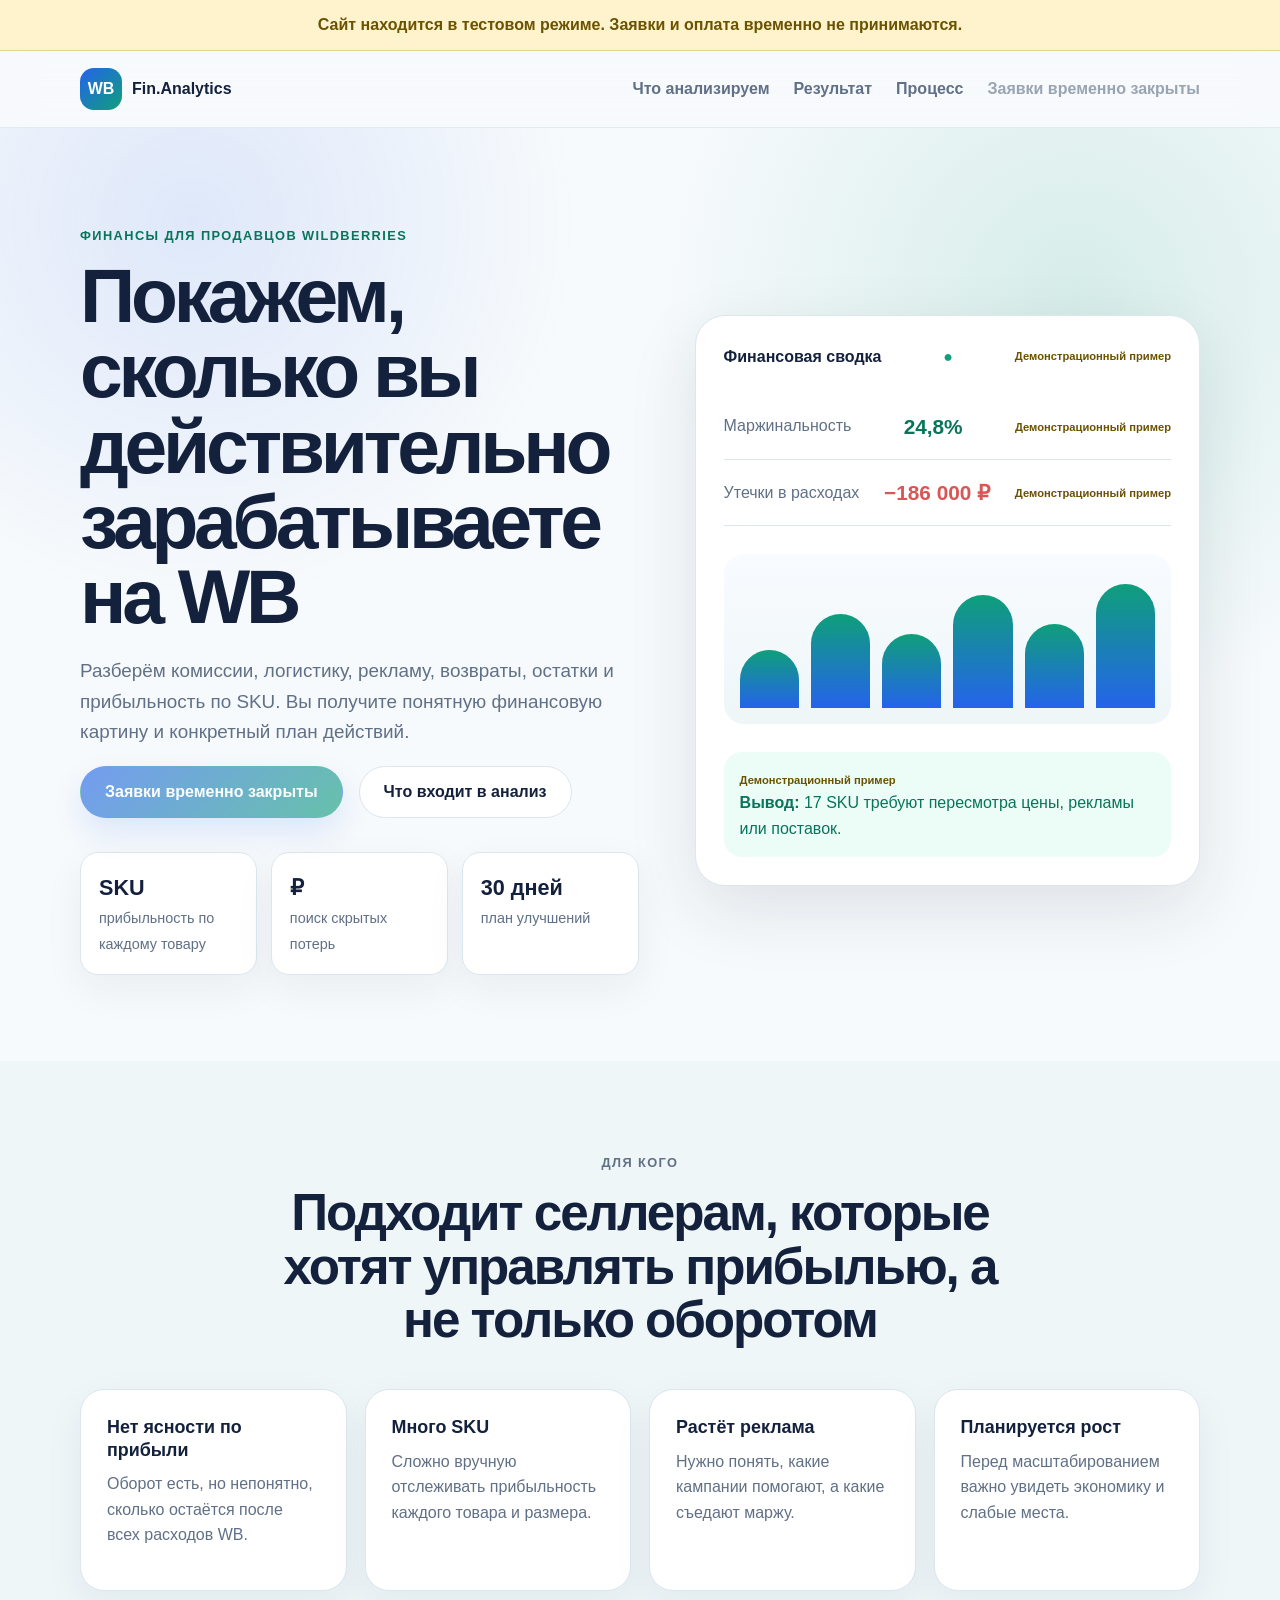
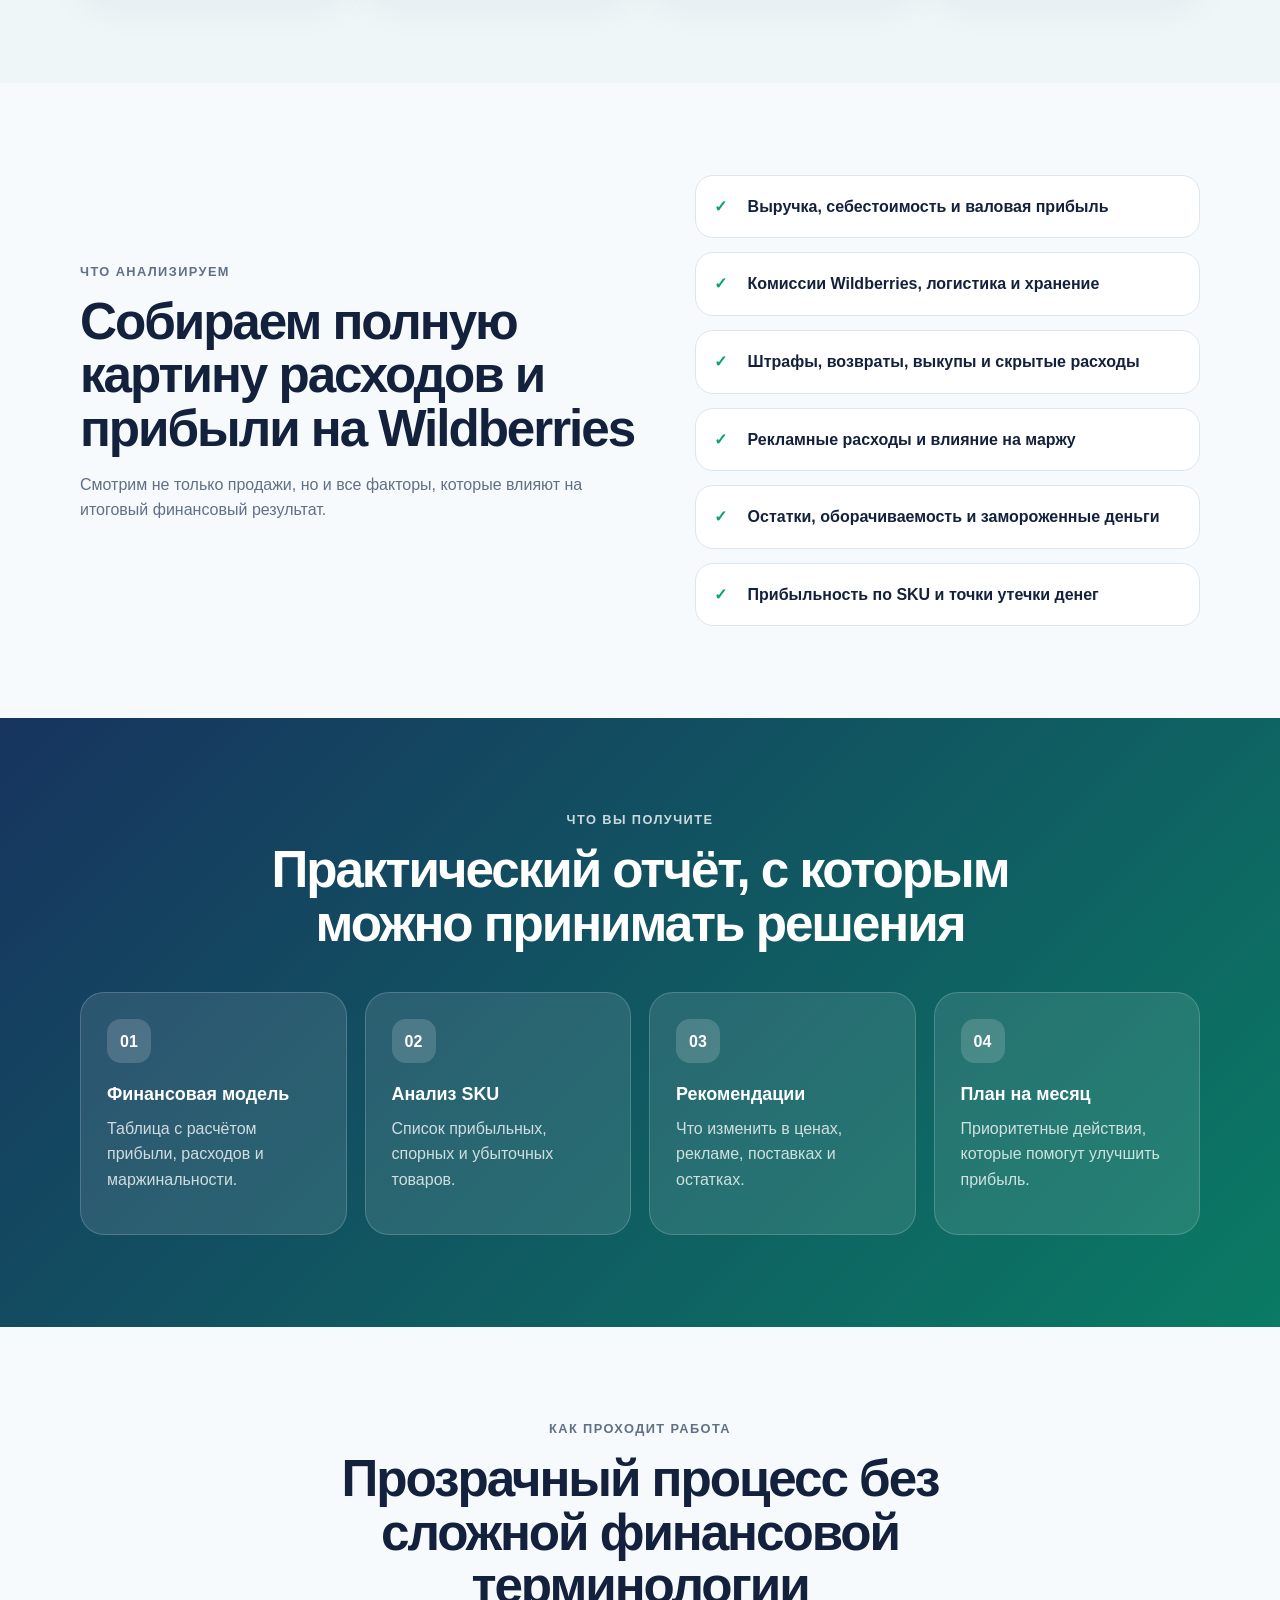
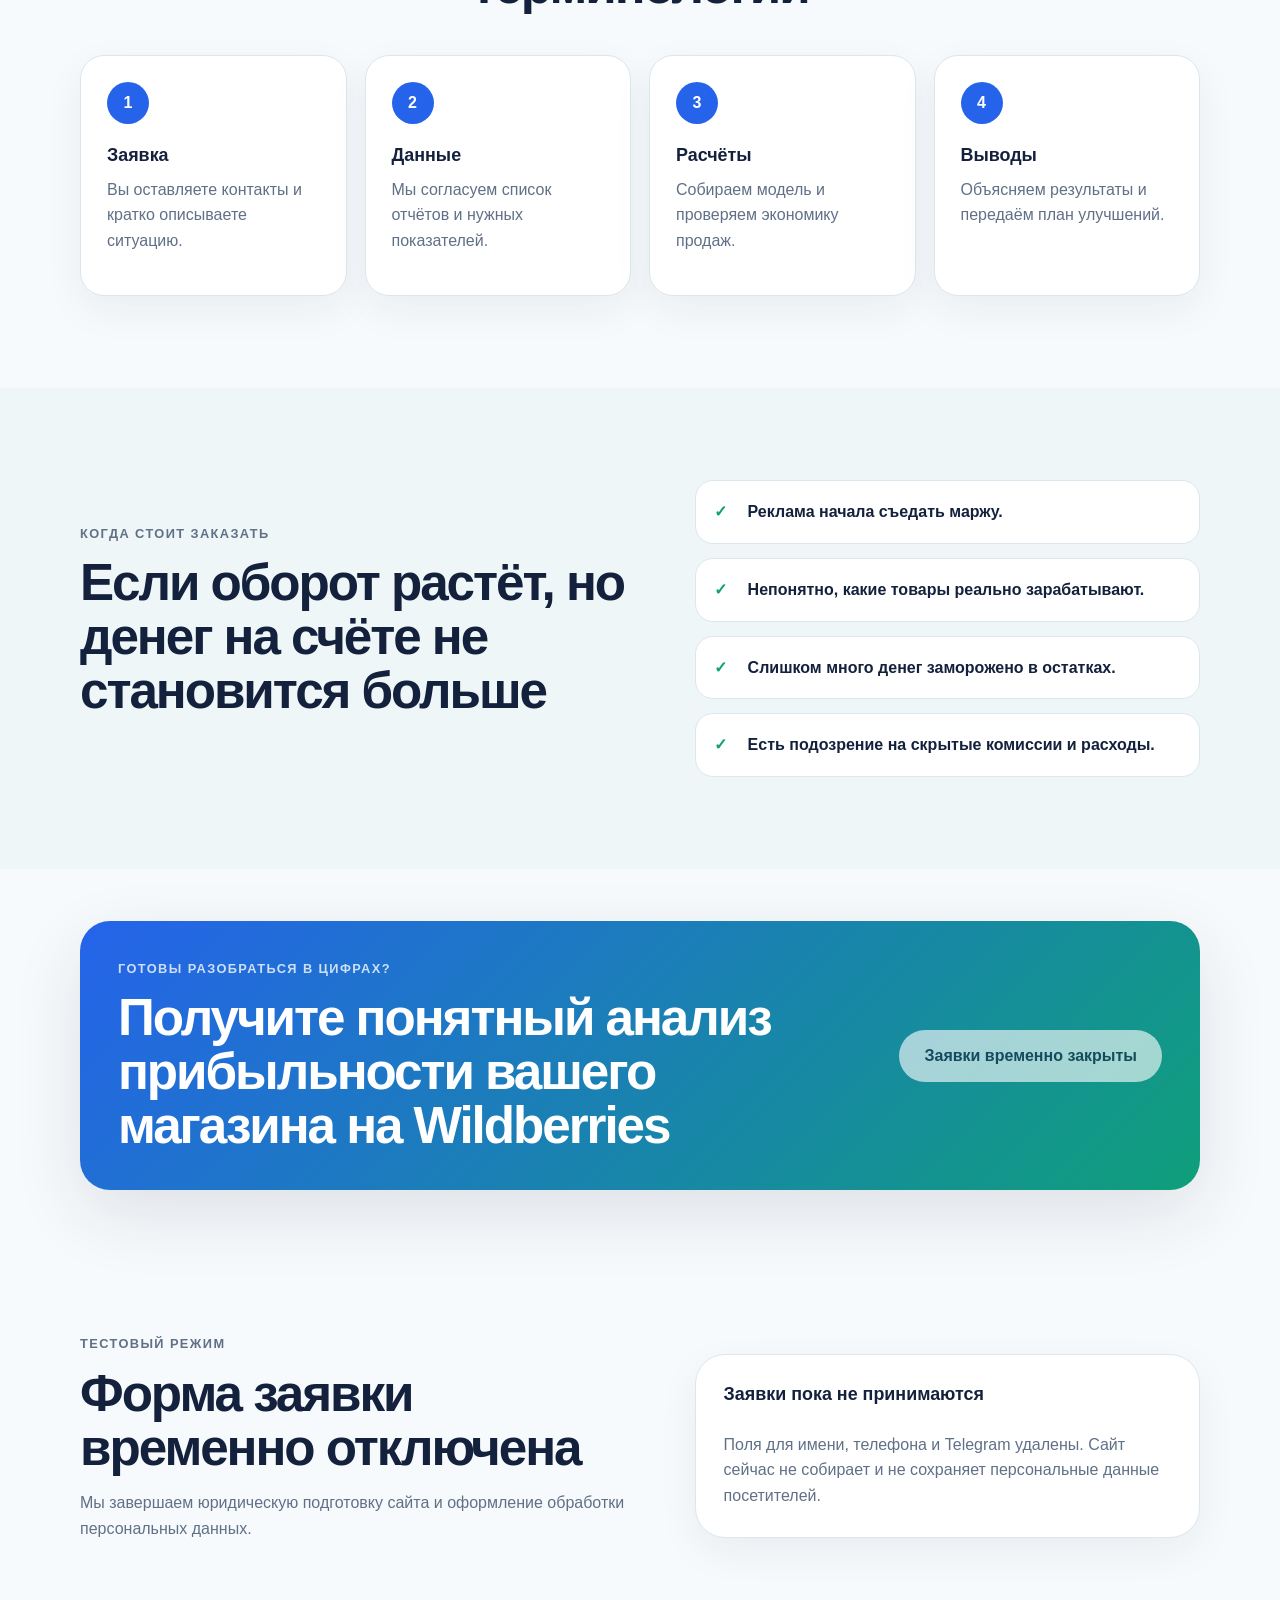
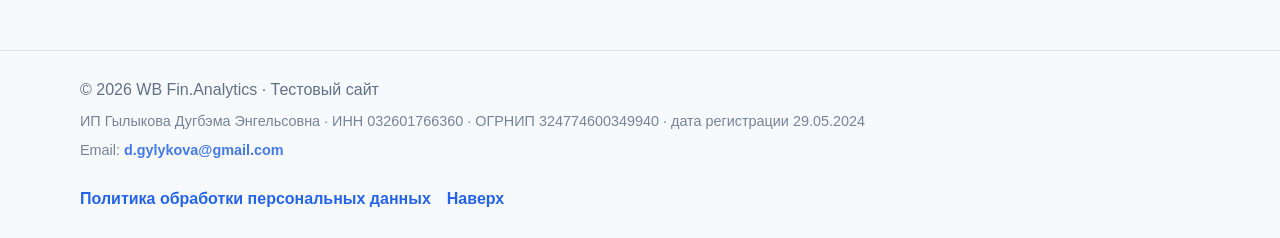
<file: index.html>
<!DOCTYPE html>
<html lang="ru">
<head>
  <meta charset="UTF-8">
  <meta name="viewport" content="width=device-width, initial-scale=1.0">
  <title>Финансовый анализ продавцов Wildberries</title>
  <meta name="description" content="Финансовый анализ продавцов Wildberries: прибыльность по SKU, комиссии, логистика, реклама, остатки и рекомендации для роста прибыли.">
  <link rel="stylesheet" href="styles.css">
</head>
<body>
  <header class="site-header">
    <nav class="nav container" aria-label="Основная навигация">
      <a class="logo" href="#top" aria-label="На главную"><span class="logo-mark">WB</span><span>Fin.Analytics</span></a>
      <button class="nav-toggle" type="button" aria-expanded="false" aria-controls="nav-menu"><span></span><span></span><span></span><span class="visually-hidden">Открыть меню</span></button>
      <ul class="nav-menu" id="nav-menu">
        <li><a href="#analysis">Что анализируем</a></li>
        <li><a href="#result">Результат</a></li>
        <li><a href="#process">Процесс</a></li>
        <li><a href="#contact">Заявка</a></li>
      </ul>
    </nav>
  </header>

  <main id="top">
    <section class="hero section"><div class="container hero-grid"><div class="hero-content"><p class="eyebrow">Финансы для продавцов Wildberries</p><h1>Покажем, сколько вы действительно зарабатываете на WB</h1><p class="hero-text">Разберём комиссии, логистику, рекламу, возвраты, остатки и прибыльность по SKU. Вы получите понятную финансовую картину и конкретный план действий.</p><div class="hero-actions"><a class="button button-primary" href="#contact">Получить анализ</a><a class="button button-secondary" href="#analysis">Что входит в анализ</a></div><div class="hero-stats" aria-label="Ключевые преимущества"><div><strong>SKU</strong><span>прибыльность по каждому товару</span></div><div><strong>₽</strong><span>поиск скрытых потерь</span></div><div><strong>30 дней</strong><span>план улучшений</span></div></div></div><div class="hero-card" aria-label="Пример аналитической панели"><div class="dashboard-card"><div class="card-header"><span>Финансовая сводка</span><span class="status-dot">●</span></div><div class="metric-row"><span>Маржинальность</span><strong>24,8%</strong></div><div class="metric-row warning"><span>Утечки в расходах</span><strong>−186 000 ₽</strong></div><div class="chart-bars" aria-hidden="true"><span style="height: 42%"></span><span style="height: 68%"></span><span style="height: 54%"></span><span style="height: 82%"></span><span style="height: 61%"></span><span style="height: 90%"></span></div><div class="insight-box"><strong>Вывод:</strong> 17 SKU требуют пересмотра цены, рекламы или поставок.</div></div></div></div></section>

    <section class="section section-soft"><div class="container"><div class="section-heading"><p class="eyebrow">Для кого</p><h2>Подходит селлерам, которые хотят управлять прибылью, а не только оборотом</h2></div><div class="cards four-columns"><article class="card"><h3>Нет ясности по прибыли</h3><p>Оборот есть, но непонятно, сколько остаётся после всех расходов WB.</p></article><article class="card"><h3>Много SKU</h3><p>Сложно вручную отслеживать прибыльность каждого товара и размера.</p></article><article class="card"><h3>Растёт реклама</h3><p>Нужно понять, какие кампании помогают, а какие съедают маржу.</p></article><article class="card"><h3>Планируется рост</h3><p>Перед масштабированием важно увидеть экономику и слабые места.</p></article></div></div></section>

    <section class="section" id="analysis"><div class="container split-grid"><div class="section-heading align-left"><p class="eyebrow">Что анализируем</p><h2>Собираем полную картину расходов и прибыли на Wildberries</h2><p>Смотрим не только продажи, но и все факторы, которые влияют на итоговый финансовый результат.</p></div><div class="check-list"><div>Выручка, себестоимость и валовая прибыль</div><div>Комиссии Wildberries, логистика и хранение</div><div>Штрафы, возвраты, выкупы и скрытые расходы</div><div>Рекламные расходы и влияние на маржу</div><div>Остатки, оборачиваемость и замороженные деньги</div><div>Прибыльность по SKU и точки утечки денег</div></div></div></section>

    <section class="section section-accent" id="result"><div class="container"><div class="section-heading"><p class="eyebrow">Что вы получите</p><h2>Практический отчёт, с которым можно принимать решения</h2></div><div class="result-grid"><article class="result-card"><span>01</span><h3>Финансовая модель</h3><p>Таблица с расчётом прибыли, расходов и маржинальности.</p></article><article class="result-card"><span>02</span><h3>Анализ SKU</h3><p>Список прибыльных, спорных и убыточных товаров.</p></article><article class="result-card"><span>03</span><h3>Рекомендации</h3><p>Что изменить в ценах, рекламе, поставках и остатках.</p></article><article class="result-card"><span>04</span><h3>План на месяц</h3><p>Приоритетные действия, которые помогут улучшить прибыль.</p></article></div></div></section>

    <section class="section" id="process"><div class="container"><div class="section-heading"><p class="eyebrow">Как проходит работа</p><h2>Прозрачный процесс без сложной финансовой терминологии</h2></div><ol class="steps"><li><span>1</span><h3>Заявка</h3><p>Вы оставляете контакты и кратко описываете ситуацию.</p></li><li><span>2</span><h3>Данные</h3><p>Мы согласуем список отчётов и нужных показателей.</p></li><li><span>3</span><h3>Расчёты</h3><p>Собираем модель и проверяем экономику продаж.</p></li><li><span>4</span><h3>Выводы</h3><p>Объясняем результаты и передаём план улучшений.</p></li></ol></div></section>

    <section class="section section-soft"><div class="container split-grid"><div class="section-heading align-left"><p class="eyebrow">Когда стоит заказать</p><h2>Если оборот растёт, но денег на счёте не становится больше</h2></div><div class="signal-list"><p>Реклама начала съедать маржу.</p><p>Непонятно, какие товары реально зарабатывают.</p><p>Слишком много денег заморожено в остатках.</p><p>Есть подозрение на скрытые комиссии и расходы.</p></div></div></section>

    <section class="cta-section"><div class="container cta-box"><div><p class="eyebrow">Готовы разобраться в цифрах?</p><h2>Получите понятный анализ прибыльности вашего магазина на Wildberries</h2></div><a class="button button-primary" href="#contact">Оставить заявку</a></div></section>

    <section class="section" id="contact"><div class="container contact-grid"><div class="section-heading align-left"><p class="eyebrow">Заявка</p><h2>Расскажите о магазине — мы предложим формат анализа</h2><p>Форма работает в демонстрационном режиме: после отправки вы увидите подтверждение на странице.</p></div><form class="contact-form" id="lead-form"><label>Имя<input type="text" name="name" placeholder="Ваше имя" required></label><label>Телефон или Telegram<input type="text" name="contact" placeholder="+7 или @username" required></label><label>Оборот / количество SKU<input type="text" name="scale" placeholder="Например: 2 млн ₽, 120 SKU"></label><label>Комментарий<textarea name="message" rows="4" placeholder="Что хотите проверить в первую очередь?"></textarea></label><button class="button button-primary" type="submit">Получить анализ</button><p class="form-message" id="form-message" role="status"></p></form></div></section>
  </main>

  <footer class="site-footer">
    <div class="container footer-content" style="align-items:flex-start;gap:24px;flex-wrap:wrap;">
      <div>
        <div>© 2026 WB Fin.Analytics · Тестовый сайт</div>
        <div style="margin-top:8px;font-size:0.9rem;opacity:0.85;">ИП Гылыкова Дугбэма Энгельсовна · ИНН 032601766360 · ОГРНИП 324774600349940 · дата регистрации 29.05.2024</div>
        <div style="margin-top:6px;font-size:0.9rem;opacity:0.85;">Email: <a href="mailto:d.gylykova@gmail.com">d.gylykova@gmail.com</a></div>
      </div>
      <div style="display:flex;gap:16px;flex-wrap:wrap;">
        <a href="privacy.html">Политика обработки персональных данных</a>
        <a href="#top">Наверх</a>
      </div>
    </div>
  </footer>

  <script src="script.js"></script>
</body>
</html>
</file>
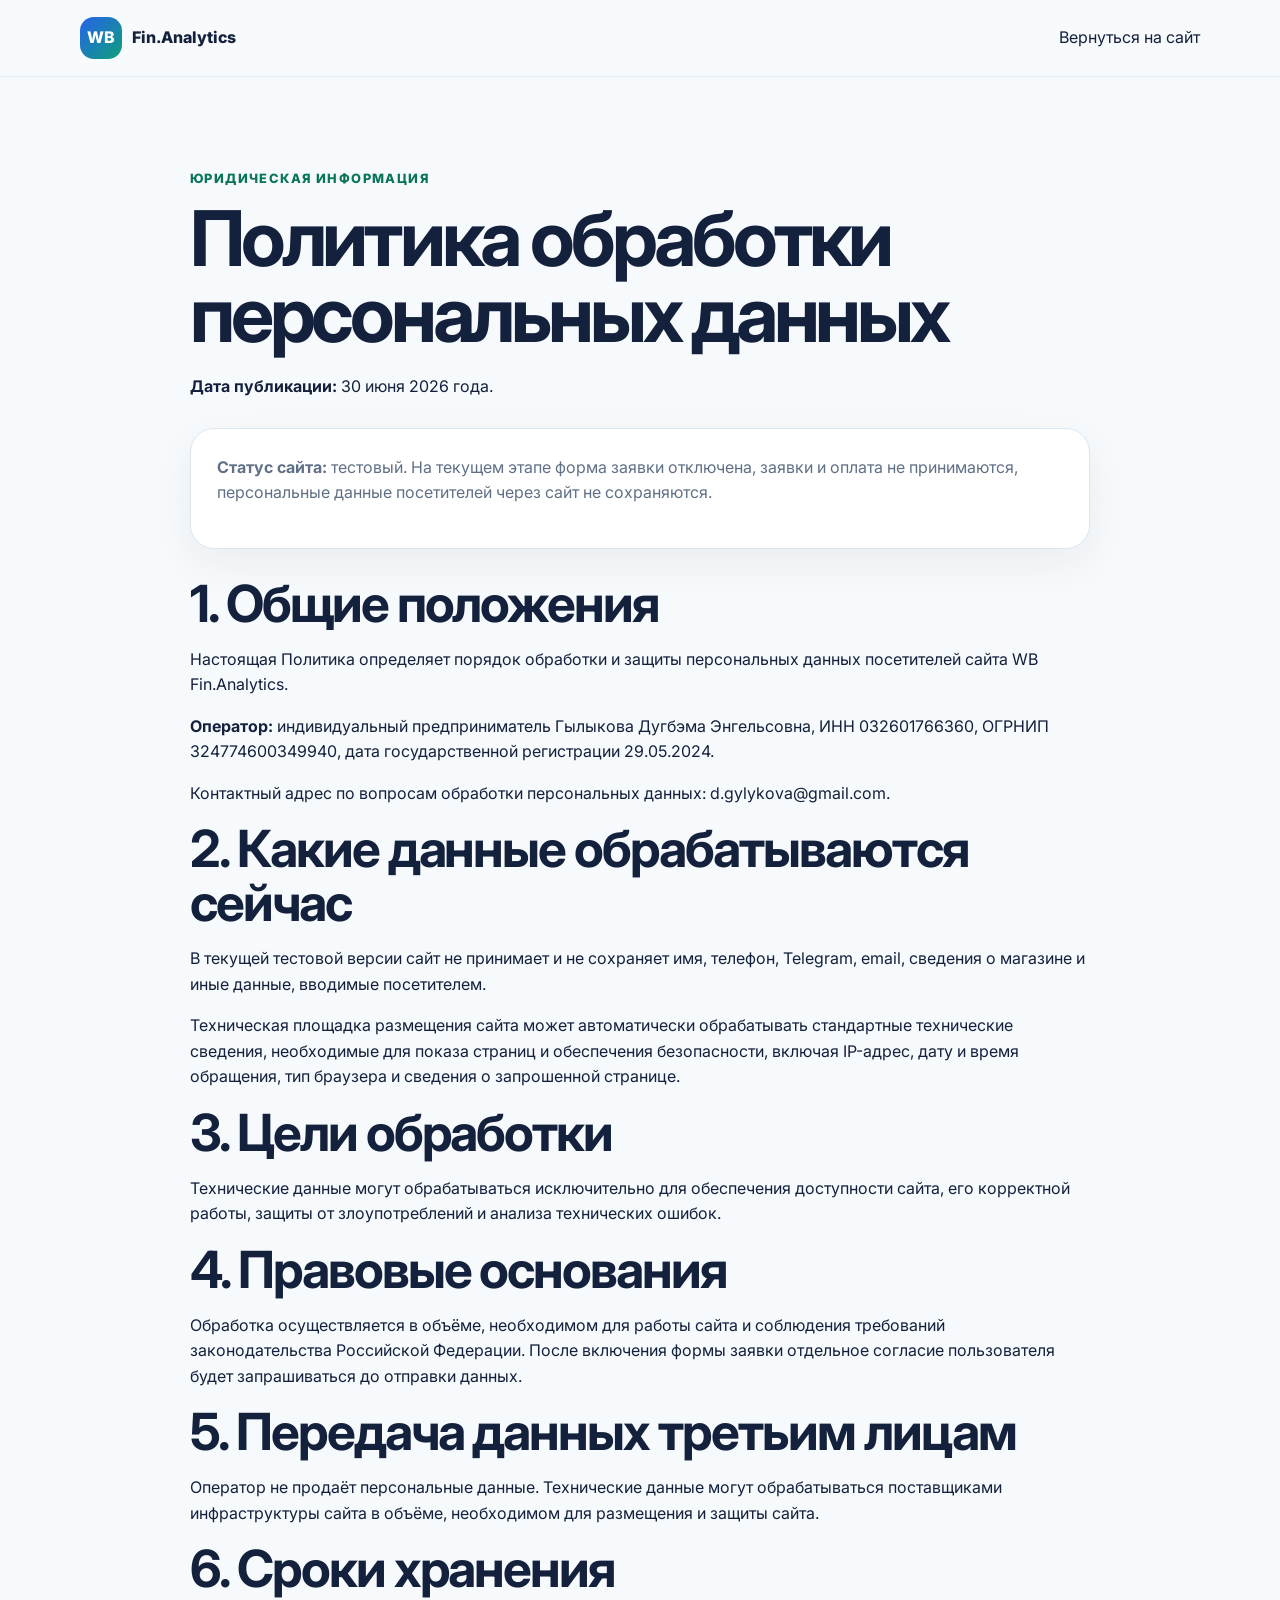
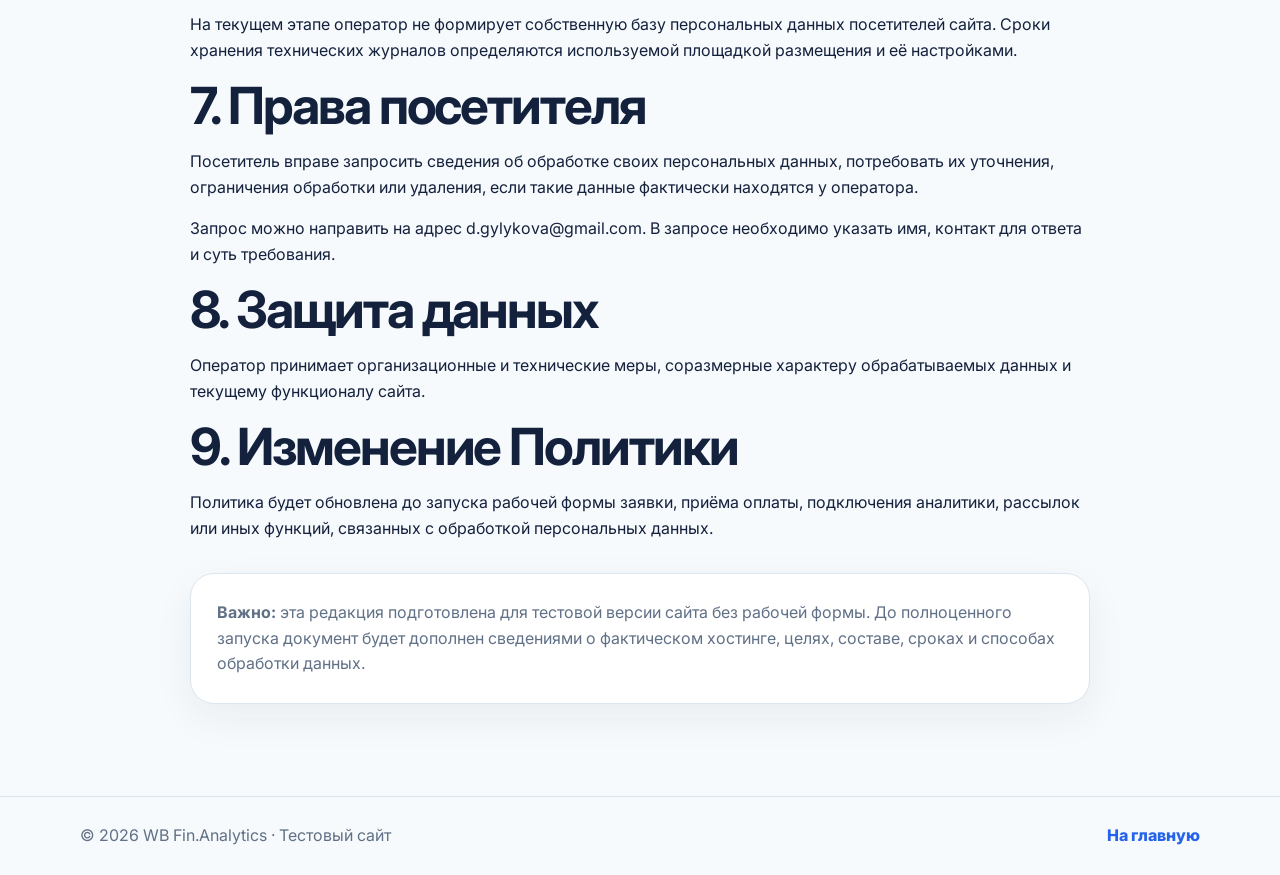
<file: privacy.html>
<!DOCTYPE html>
<html lang="ru">
<head>
  <meta charset="UTF-8">
  <meta name="viewport" content="width=device-width, initial-scale=1.0">
  <title>Политика обработки персональных данных — WB Fin.Analytics</title>
  <meta name="description" content="Политика обработки персональных данных тестового сайта WB Fin.Analytics.">
  <link rel="preconnect" href="https://fonts.googleapis.com">
  <link rel="preconnect" href="https://fonts.gstatic.com" crossorigin>
  <link href="https://fonts.googleapis.com/css2?family=Inter:wght@400;500;600;700;800&display=swap" rel="stylesheet">
  <link rel="stylesheet" href="styles.css">
</head>
<body>
  <header class="site-header">
    <nav class="nav container" aria-label="Навигация">
      <a class="logo" href="index.html" aria-label="На главную"><span class="logo-mark">WB</span><span>Fin.Analytics</span></a>
      <a href="index.html">Вернуться на сайт</a>
    </nav>
  </header>

  <main class="section">
    <div class="container" style="max-width:900px;">
      <p class="eyebrow">Юридическая информация</p>
      <h1>Политика обработки персональных данных</h1>
      <p><strong>Дата публикации:</strong> 30 июня 2026 года.</p>

      <div class="card" style="margin:28px 0;">
        <p><strong>Статус сайта:</strong> тестовый. На текущем этапе форма заявки отключена, заявки и оплата не принимаются, персональные данные посетителей через сайт не сохраняются.</p>
      </div>

      <h2>1. Общие положения</h2>
      <p>Настоящая Политика определяет порядок обработки и защиты персональных данных посетителей сайта WB Fin.Analytics.</p>
      <p><strong>Оператор:</strong> индивидуальный предприниматель Гылыкова Дугбэма Энгельсовна, ИНН 032601766360, ОГРНИП 324774600349940, дата государственной регистрации 29.05.2024.</p>
      <p>Контактный адрес по вопросам обработки персональных данных: <a href="mailto:d.gylykova@gmail.com">d.gylykova@gmail.com</a>.</p>

      <h2>2. Какие данные обрабатываются сейчас</h2>
      <p>В текущей тестовой версии сайт не принимает и не сохраняет имя, телефон, Telegram, email, сведения о магазине и иные данные, вводимые посетителем.</p>
      <p>Техническая площадка размещения сайта может автоматически обрабатывать стандартные технические сведения, необходимые для показа страниц и обеспечения безопасности, включая IP-адрес, дату и время обращения, тип браузера и сведения о запрошенной странице.</p>

      <h2>3. Цели обработки</h2>
      <p>Технические данные могут обрабатываться исключительно для обеспечения доступности сайта, его корректной работы, защиты от злоупотреблений и анализа технических ошибок.</p>

      <h2>4. Правовые основания</h2>
      <p>Обработка осуществляется в объёме, необходимом для работы сайта и соблюдения требований законодательства Российской Федерации. После включения формы заявки отдельное согласие пользователя будет запрашиваться до отправки данных.</p>

      <h2>5. Передача данных третьим лицам</h2>
      <p>Оператор не продаёт персональные данные. Технические данные могут обрабатываться поставщиками инфраструктуры сайта в объёме, необходимом для размещения и защиты сайта.</p>

      <h2>6. Сроки хранения</h2>
      <p>На текущем этапе оператор не формирует собственную базу персональных данных посетителей сайта. Сроки хранения технических журналов определяются используемой площадкой размещения и её настройками.</p>

      <h2>7. Права посетителя</h2>
      <p>Посетитель вправе запросить сведения об обработке своих персональных данных, потребовать их уточнения, ограничения обработки или удаления, если такие данные фактически находятся у оператора.</p>
      <p>Запрос можно направить на адрес <a href="mailto:d.gylykova@gmail.com">d.gylykova@gmail.com</a>. В запросе необходимо указать имя, контакт для ответа и суть требования.</p>

      <h2>8. Защита данных</h2>
      <p>Оператор принимает организационные и технические меры, соразмерные характеру обрабатываемых данных и текущему функционалу сайта.</p>

      <h2>9. Изменение Политики</h2>
      <p>Политика будет обновлена до запуска рабочей формы заявки, приёма оплаты, подключения аналитики, рассылок или иных функций, связанных с обработкой персональных данных.</p>

      <div class="card" style="margin-top:32px;">
        <p style="margin:0;"><strong>Важно:</strong> эта редакция подготовлена для тестовой версии сайта без рабочей формы. До полноценного запуска документ будет дополнен сведениями о фактическом хостинге, целях, составе, сроках и способах обработки данных.</p>
      </div>
    </div>
  </main>

  <footer class="site-footer">
    <div class="container footer-content"><span>© 2026 WB Fin.Analytics · Тестовый сайт</span><a href="index.html">На главную</a></div>
  </footer>
</body>
</html>
</file>
<file: styles.css>
:root {
  --bg: #f7fafc;
  --surface: #ffffff;
  --surface-soft: #eef6f8;
  --text: #14213d;
  --muted: #607086;
  --blue: #2563eb;
  --green: #0f9f7a;
  --green-dark: #08745a;
  --border: #dce6ee;
  --shadow: 0 24px 70px rgba(20, 33, 61, 0.11);
  --radius: 24px;
}

* { box-sizing: border-box; }

html { scroll-behavior: smooth; }

body {
  margin: 0;
  font-family: "Inter", Arial, sans-serif;
  color: var(--text);
  background: var(--bg);
  line-height: 1.6;
}

a { color: inherit; text-decoration: none; }

.container {
  width: min(1120px, calc(100% - 40px));
  margin: 0 auto;
}

.visually-hidden {
  position: absolute;
  width: 1px;
  height: 1px;
  overflow: hidden;
  clip: rect(0, 0, 0, 0);
}

.site-header {
  position: sticky;
  top: 0;
  z-index: 20;
  background: rgba(247, 250, 252, 0.88);
  backdrop-filter: blur(18px);
  border-bottom: 1px solid rgba(220, 230, 238, 0.75);
}

.nav {
  min-height: 76px;
  display: flex;
  align-items: center;
  justify-content: space-between;
  gap: 24px;
}

.logo {
  display: inline-flex;
  align-items: center;
  gap: 10px;
  font-weight: 800;
}

.logo-mark {
  display: grid;
  place-items: center;
  width: 42px;
  height: 42px;
  border-radius: 14px;
  color: #fff;
  background: linear-gradient(135deg, var(--blue), var(--green));
}

.nav-menu {
  display: flex;
  align-items: center;
  gap: 24px;
  margin: 0;
  padding: 0;
  list-style: none;
  color: var(--muted);
  font-weight: 600;
}

.nav-menu a:hover { color: var(--blue); }

.nav-toggle {
  display: none;
  border: 0;
  background: transparent;
  padding: 8px;
  cursor: pointer;
}

.nav-toggle span:not(.visually-hidden) {
  display: block;
  width: 26px;
  height: 2px;
  margin: 5px 0;
  background: var(--text);
}

.section { padding: 92px 0; }

.hero {
  padding: 98px 0 86px;
  background:
    radial-gradient(circle at 15% 10%, rgba(37, 99, 235, 0.12), transparent 28%),
    radial-gradient(circle at 84% 18%, rgba(15, 159, 122, 0.14), transparent 32%);
}

.hero-grid,
.split-grid,
.contact-grid {
  display: grid;
  grid-template-columns: 1.05fr 0.95fr;
  gap: 56px;
  align-items: center;
}

.eyebrow {
  margin: 0 0 12px;
  color: var(--green-dark);
  text-transform: uppercase;
  letter-spacing: 0.11em;
  font-size: 0.8rem;
  font-weight: 800;
}

h1, h2, h3, p { margin-top: 0; }

h1 {
  margin-bottom: 22px;
  font-size: clamp(2.5rem, 6vw, 5rem);
  line-height: 0.98;
  letter-spacing: -0.055em;
}

h2 {
  margin-bottom: 16px;
  font-size: clamp(2rem, 4vw, 3.25rem);
  line-height: 1.05;
  letter-spacing: -0.04em;
}

h3 {
  margin-bottom: 10px;
  font-size: 1.12rem;
  line-height: 1.25;
}

.hero-text,
.section-heading p,
.card p,
.result-card p,
.steps p {
  color: var(--muted);
}

.hero-text {
  max-width: 640px;
  font-size: 1.18rem;
}

.hero-actions,
.cta-box {
  display: flex;
  align-items: center;
  gap: 16px;
  flex-wrap: wrap;
}

.button {
  display: inline-flex;
  align-items: center;
  justify-content: center;
  min-height: 52px;
  padding: 0 24px;
  border-radius: 999px;
  border: 1px solid transparent;
  font-weight: 800;
  cursor: pointer;
  transition: transform 0.2s ease, box-shadow 0.2s ease, background 0.2s ease;
}

.button:hover { transform: translateY(-2px); }

.button-primary {
  color: #fff;
  background: linear-gradient(135deg, var(--blue), var(--green));
  box-shadow: 0 14px 32px rgba(37, 99, 235, 0.22);
}

.button-secondary {
  background: var(--surface);
  border-color: var(--border);
  color: var(--text);
}

.hero-stats {
  display: grid;
  grid-template-columns: repeat(3, 1fr);
  gap: 14px;
  margin-top: 34px;
}

.hero-stats div,
.card,
.result-card,
.steps li,
.contact-form,
.dashboard-card {
  background: var(--surface);
  border: 1px solid var(--border);
  box-shadow: 0 14px 40px rgba(20, 33, 61, 0.06);
}

.hero-stats div {
  padding: 18px;
  border-radius: 18px;
}

.hero-stats strong { display: block; font-size: 1.35rem; }
.hero-stats span { color: var(--muted); font-size: 0.9rem; }

.dashboard-card {
  padding: 28px;
  border-radius: 30px;
  box-shadow: var(--shadow);
}

.card-header,
.metric-row,
.footer-content {
  display: flex;
  justify-content: space-between;
  align-items: center;
}

.card-header { margin-bottom: 24px; font-weight: 800; }
.status-dot { color: var(--green); }

.metric-row {
  padding: 16px 0;
  border-bottom: 1px solid var(--border);
  color: var(--muted);
}

.metric-row strong { color: var(--green-dark); font-size: 1.3rem; }
.metric-row.warning strong { color: #d95656; }

.chart-bars {
  display: flex;
  align-items: end;
  gap: 12px;
  height: 170px;
  margin: 28px 0;
  padding: 16px;
  border-radius: 20px;
  background: linear-gradient(180deg, #f8fbff, #eef6f8);
}

.chart-bars span {
  flex: 1;
  min-width: 24px;
  border-radius: 999px 999px 8px 8px;
  background: linear-gradient(180deg, var(--green), var(--blue));
}

.insight-box {
  padding: 16px;
  border-radius: 18px;
  background: #ecfdf7;
  color: var(--green-dark);
}

.section-soft { background: var(--surface-soft); }

.section-heading {
  max-width: 780px;
  margin: 0 auto 42px;
  text-align: center;
}

.section-heading.align-left {
  margin: 0;
  text-align: left;
}

.cards,
.result-grid,
.steps {
  display: grid;
  gap: 18px;
}

.four-columns { grid-template-columns: repeat(4, 1fr); }
.result-grid { grid-template-columns: repeat(4, 1fr); }

.card,
.result-card,
.steps li {
  padding: 26px;
  border-radius: var(--radius);
}

.check-list {
  display: grid;
  gap: 14px;
}

.check-list div,
.signal-list p {
  margin: 0;
  padding: 18px 18px 18px 52px;
  border-radius: 18px;
  background: var(--surface);
  border: 1px solid var(--border);
  position: relative;
  font-weight: 600;
}

.check-list div::before,
.signal-list p::before {
  content: "✓";
  position: absolute;
  left: 18px;
  top: 18px;
  color: var(--green);
  font-weight: 900;
}

.section-accent {
  color: #fff;
  background: linear-gradient(135deg, #17345f, #0a7b64);
}

.section-accent .eyebrow,
.section-accent p { color: rgba(255, 255, 255, 0.78); }

.result-card {
  background: rgba(255, 255, 255, 0.1);
  border-color: rgba(255, 255, 255, 0.18);
  box-shadow: none;
}

.result-card span {
  display: inline-grid;
  place-items: center;
  width: 44px;
  height: 44px;
  margin-bottom: 20px;
  border-radius: 14px;
  background: rgba(255, 255, 255, 0.16);
  font-weight: 800;
}

.steps {
  grid-template-columns: repeat(4, 1fr);
  padding: 0;
  margin: 0;
  list-style: none;
  counter-reset: none;
}

.steps span {
  display: inline-grid;
  place-items: center;
  width: 42px;
  height: 42px;
  margin-bottom: 20px;
  border-radius: 50%;
  color: #fff;
  background: var(--blue);
  font-weight: 800;
}

.signal-list { display: grid; gap: 14px; }

.cta-section { padding: 52px 0; }

.cta-box {
  justify-content: space-between;
  padding: 38px;
  border-radius: 30px;
  color: #fff;
  background: linear-gradient(135deg, var(--blue), var(--green));
  box-shadow: var(--shadow);
}

.cta-box .eyebrow { color: rgba(255, 255, 255, 0.78); }
.cta-box h2 { max-width: 760px; margin-bottom: 0; }
.cta-box .button-primary { background: #fff; color: var(--text); box-shadow: none; }

.contact-form {
  display: grid;
  gap: 16px;
  padding: 28px;
  border-radius: 30px;
}

label {
  display: grid;
  gap: 8px;
  color: var(--text);
  font-weight: 700;
}

input,
textarea {
  width: 100%;
  border: 1px solid var(--border);
  border-radius: 16px;
  padding: 15px 16px;
  font: inherit;
  color: var(--text);
  background: #fbfdff;
}

input:focus,
textarea:focus {
  outline: 3px solid rgba(37, 99, 235, 0.16);
  border-color: var(--blue);
}

.form-message {
  min-height: 24px;
  margin: 0;
  color: var(--green-dark);
  font-weight: 700;
}

.site-footer {
  padding: 26px 0;
  border-top: 1px solid var(--border);
  color: var(--muted);
}

.site-footer a { font-weight: 800; color: var(--blue); }

@media (max-width: 920px) {
  .nav-toggle { display: block; }

  .nav-menu {
    position: absolute;
    left: 20px;
    right: 20px;
    top: 76px;
    display: none;
    flex-direction: column;
    align-items: flex-start;
    padding: 20px;
    border: 1px solid var(--border);
    border-radius: 22px;
    background: var(--surface);
    box-shadow: var(--shadow);
  }

  .nav-menu.is-open { display: flex; }

  .hero-grid,
  .split-grid,
  .contact-grid {
    grid-template-columns: 1fr;
  }

  .four-columns,
  .result-grid,
  .steps {
    grid-template-columns: repeat(2, 1fr);
  }
}

@media (max-width: 640px) {
  .container { width: min(100% - 28px, 1120px); }
  .section { padding: 64px 0; }
  .hero { padding: 72px 0 58px; }
  .hero-actions { align-items: stretch; flex-direction: column; }
  .button { width: 100%; }
  .hero-stats,
  .four-columns,
  .result-grid,
  .steps { grid-template-columns: 1fr; }
  .dashboard-card,
  .contact-form,
  .cta-box { padding: 22px; border-radius: 24px; }
  .chart-bars { height: 140px; }
  .cta-box { align-items: stretch; }
  .footer-content { flex-direction: column; gap: 10px; }
}
</file>
